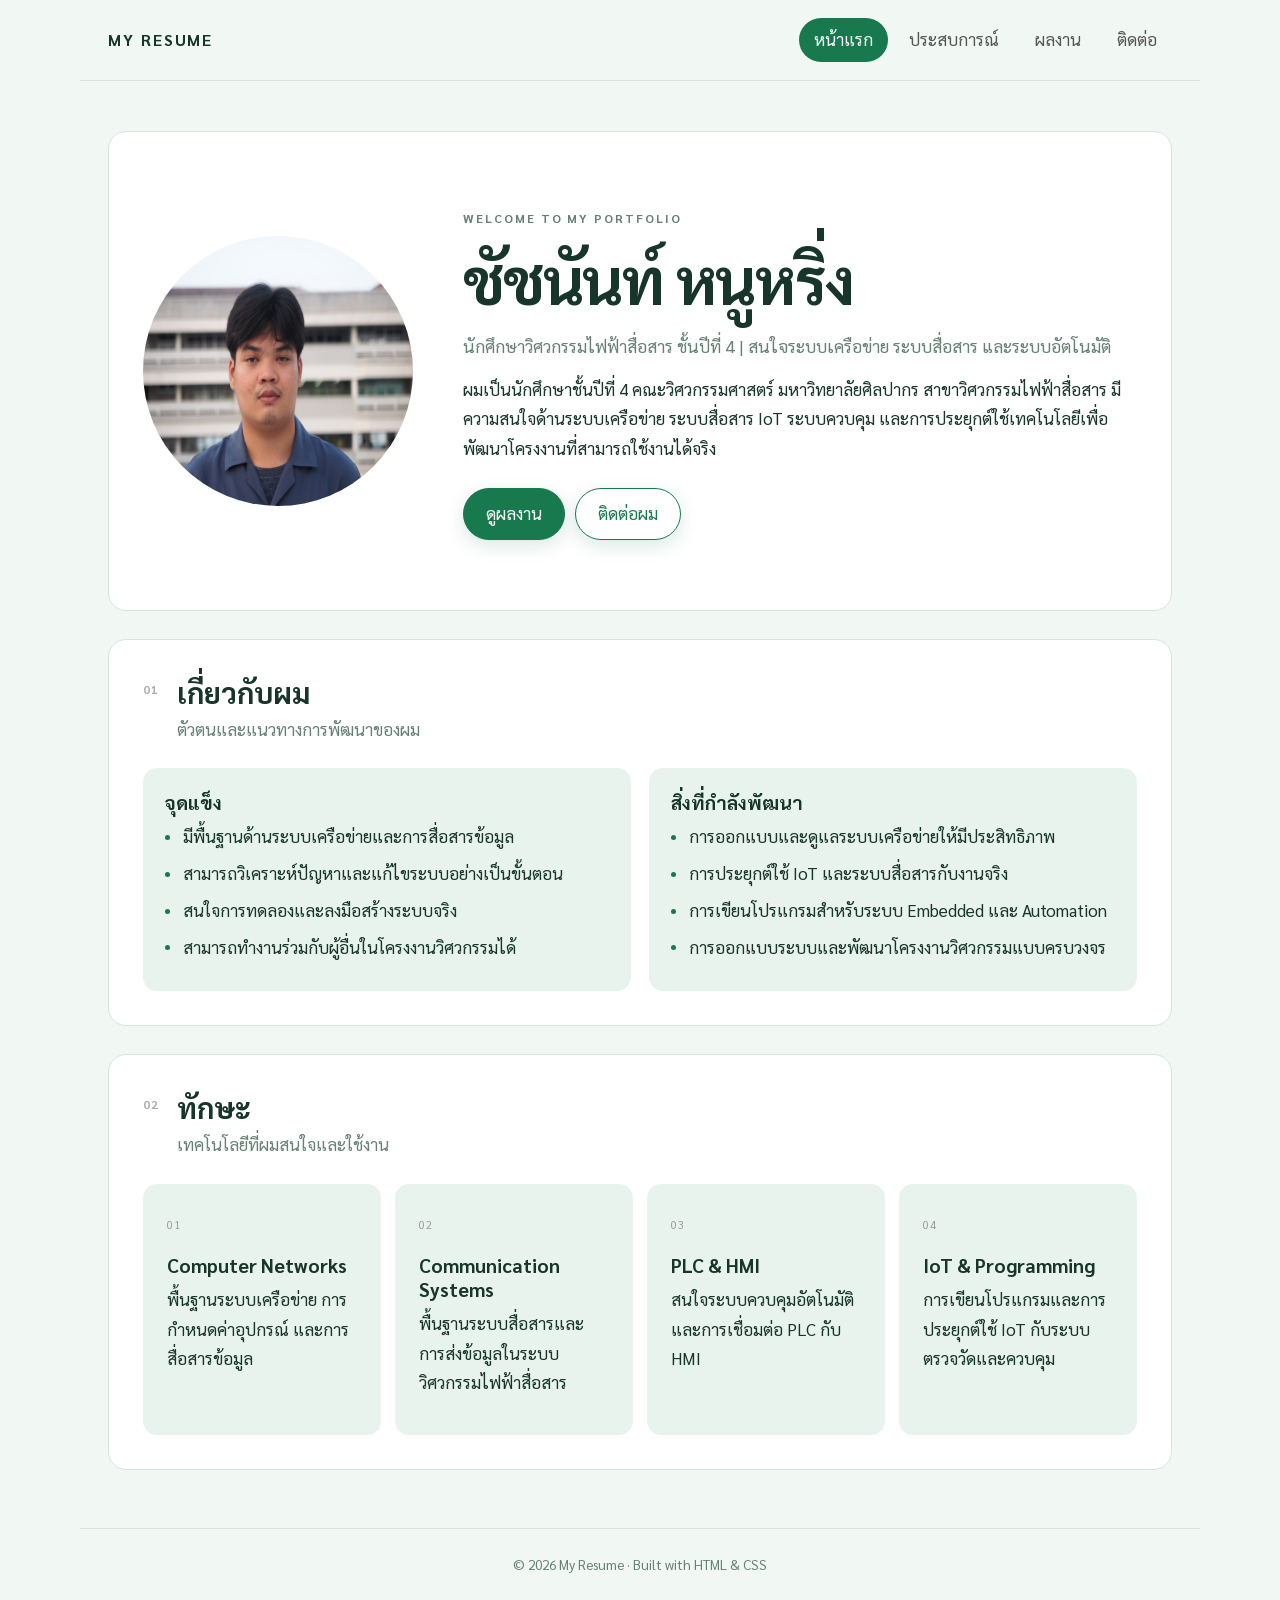
<file: index.html>
<!DOCTYPE html>
<html lang="th">
<head>
  <meta charset="UTF-8">
  <meta name="viewport" content="width=device-width, initial-scale=1.0">
  <title>หน้าแรก | My Resume</title>
  <link rel="preconnect" href="https://fonts.googleapis.com">
  <link href="https://fonts.googleapis.com/css2?family=Sarabun:wght@400;500;600;700&display=swap" rel="stylesheet">
  <link rel="stylesheet" href="style.css">
</head>
<body>
<header class="site-header">
  <a href="index.html" class="logo">MY RESUME</a>
  <nav class="site-nav" aria-label="เมนูหลัก">
    <ul>
      <li><a href="index.html" class="active">หน้าแรก</a></li>
      <li><a href="experience.html">ประสบการณ์</a></li>
      <li><a href="projects.html">ผลงาน</a></li>
      <li><a href="contact.html">ติดต่อ</a></li>
    </ul>
  </nav>
</header>

<main>
  <section class="hero">
    <img src="images/profile.jpg" alt="รูปโปรไฟล์" class="avatar">
    <div class="hero-text">
      <span class="eyebrow">WELCOME TO MY PORTFOLIO</span>
      <h1>ชัชนันท์ หนูหริ่ง </h1>
      <p class="tagline">นักศึกษาวิศวกรรมไฟฟ้าสื่อสาร ชั้นปีที่ 4 | สนใจระบบเครือข่าย ระบบสื่อสาร และระบบอัตโนมัติ</p>
      <p>ผมเป็นนักศึกษาชั้นปีที่ 4 คณะวิศวกรรมศาสตร์ มหาวิทยาลัยศิลปากร สาขาวิศวกรรมไฟฟ้าสื่อสาร มีความสนใจด้านระบบเครือข่าย ระบบสื่อสาร IoT ระบบควบคุม และการประยุกต์ใช้เทคโนโลยีเพื่อพัฒนาโครงงานที่สามารถใช้งานได้จริง</p>
      <div class="hero-actions">
        <a href="projects.html" class="btn">ดูผลงาน</a>
        <a href="contact.html" class="btn btn-outline">ติดต่อผม</a>
      </div>
    </div>
  </section>

  <section class="about">
    <div class="section-heading">
      <span class="section-number">01</span>
      <div><h2>เกี่ยวกับผม</h2><p>ตัวตนและแนวทางการพัฒนาของผม</p></div>
    </div>
    <div class="two-col">
      <div class="info-card">
        <h3>จุดแข็ง</h3>
        <ul>
          <li>มีพื้นฐานด้านระบบเครือข่ายและการสื่อสารข้อมูล</li>
          <li>สามารถวิเคราะห์ปัญหาและแก้ไขระบบอย่างเป็นขั้นตอน</li>
          <li>สนใจการทดลองและลงมือสร้างระบบจริง</li>
          <li>สามารถทำงานร่วมกับผู้อื่นในโครงงานวิศวกรรมได้</li>
        </ul>
      </div>
      <div class="info-card">
        <h3>สิ่งที่กำลังพัฒนา</h3>
        <ul>
          <li>การออกแบบและดูแลระบบเครือข่ายให้มีประสิทธิภาพ</li>
          <li>การประยุกต์ใช้ IoT และระบบสื่อสารกับงานจริง</li>
          <li>การเขียนโปรแกรมสำหรับระบบ Embedded และ Automation</li>
          <li>การออกแบบระบบและพัฒนาโครงงานวิศวกรรมแบบครบวงจร</li>
        </ul>
      </div>
    </div>
  </section>

  <section class="skills">
    <div class="section-heading">
      <span class="section-number">02</span>
      <div><h2>ทักษะ</h2><p>เทคโนโลยีที่ผมสนใจและใช้งาน</p></div>
    </div>
    <div class="skill-grid">
      <div class="skill-card"><span class="skill-icon">01</span><h3>Computer Networks</h3><p>พื้นฐานระบบเครือข่าย การกำหนดค่าอุปกรณ์ และการสื่อสารข้อมูล</p></div>
      <div class="skill-card"><span class="skill-icon">02</span><h3>Communication Systems</h3><p>พื้นฐานระบบสื่อสารและการส่งข้อมูลในระบบวิศวกรรมไฟฟ้าสื่อสาร</p></div>
      <div class="skill-card"><span class="skill-icon">03</span><h3>PLC & HMI</h3><p>สนใจระบบควบคุมอัตโนมัติและการเชื่อมต่อ PLC กับ HMI</p></div>
      <div class="skill-card"><span class="skill-icon">04</span><h3>IoT & Programming</h3><p>การเขียนโปรแกรมและการประยุกต์ใช้ IoT กับระบบตรวจวัดและควบคุม</p></div>
    </div>
  </section>
</main>

<footer class="site-footer"><p>© 2026 My Resume · Built with HTML & CSS</p></footer>
<script src="script.js"></script>
</body>
</html>
</file>
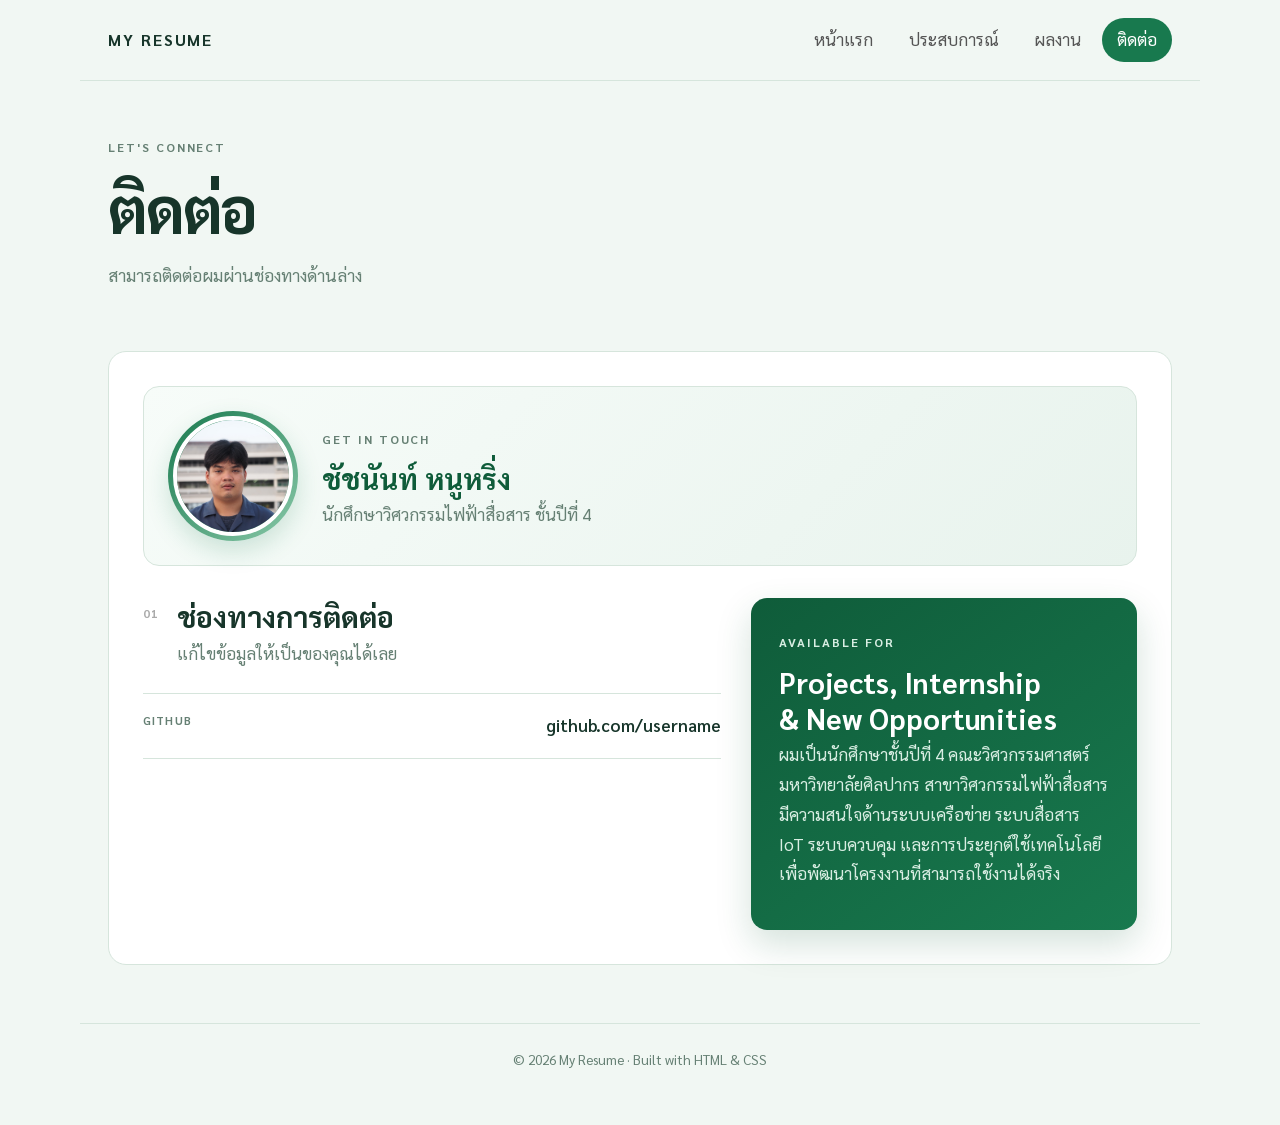
<file: contact.html>
<!DOCTYPE html>
<html lang="th">
<head>
  <meta charset="UTF-8">
  <meta name="viewport" content="width=device-width, initial-scale=1.0">
  <title>ติดต่อ | My Resume</title>
  <link rel="preconnect" href="https://fonts.googleapis.com">
  <link href="https://fonts.googleapis.com/css2?family=Sarabun:wght@400;500;600;700&display=swap" rel="stylesheet">
  <link rel="stylesheet" href="style.css">
</head>
<body>
<header class="site-header">
  <a href="index.html" class="logo">MY RESUME</a>
  <nav class="site-nav"><ul>
    <li><a href="index.html">หน้าแรก</a></li>
    <li><a href="experience.html">ประสบการณ์</a></li>
    <li><a href="projects.html">ผลงาน</a></li>
    <li><a href="contact.html" class="active">ติดต่อ</a></li>
  </ul></nav>
</header>

<main>
  <section class="page-head">
    <span class="eyebrow">LET'S CONNECT</span>
    <h1>ติดต่อ</h1>
    <p class="tagline">สามารถติดต่อผมผ่านช่องทางด้านล่าง</p>
  </section>

  <section class="contact-layout">
    <div class="contact-profile">
      <div class="contact-photo-wrap">
        <img src="images/profile.jpg" alt="รูปโปรไฟล์" class="contact-photo">
      </div>
      <div class="contact-profile-text">
        <span class="eyebrow">GET IN TOUCH</span>
        <h2>ชัชนันท์ หนูหริ่ง</h2>
        <p>นักศึกษาวิศวกรรมไฟฟ้าสื่อสาร ชั้นปีที่ 4</p>
      </div>
    </div>
    <div>
      <div class="section-heading"><span class="section-number">01</span><div><h2>ช่องทางการติดต่อ</h2><p>แก้ไขข้อมูลให้เป็นของคุณได้เลย</p></div></div>
      <ul class="contact-list">
        <li><span class="label">GITHUB</span><a href="#" target="_blank" rel="noopener">github.com/username</a></li>
      </ul>
    </div>
    <div class="contact-note">
      <span class="eyebrow">AVAILABLE FOR</span>
      <h2>Projects, Internship<br>& New Opportunities</h2>
      <p>ผมเป็นนักศึกษาชั้นปีที่ 4 คณะวิศวกรรมศาสตร์ มหาวิทยาลัยศิลปากร สาขาวิศวกรรมไฟฟ้าสื่อสาร มีความสนใจด้านระบบเครือข่าย ระบบสื่อสาร IoT ระบบควบคุม และการประยุกต์ใช้เทคโนโลยีเพื่อพัฒนาโครงงานที่สามารถใช้งานได้จริง</p>
    </div>
  </section>
</main>
<footer class="site-footer"><p>© 2026 My Resume · Built with HTML & CSS</p></footer>
<script src="script.js"></script>
</body>
</html>
</file>
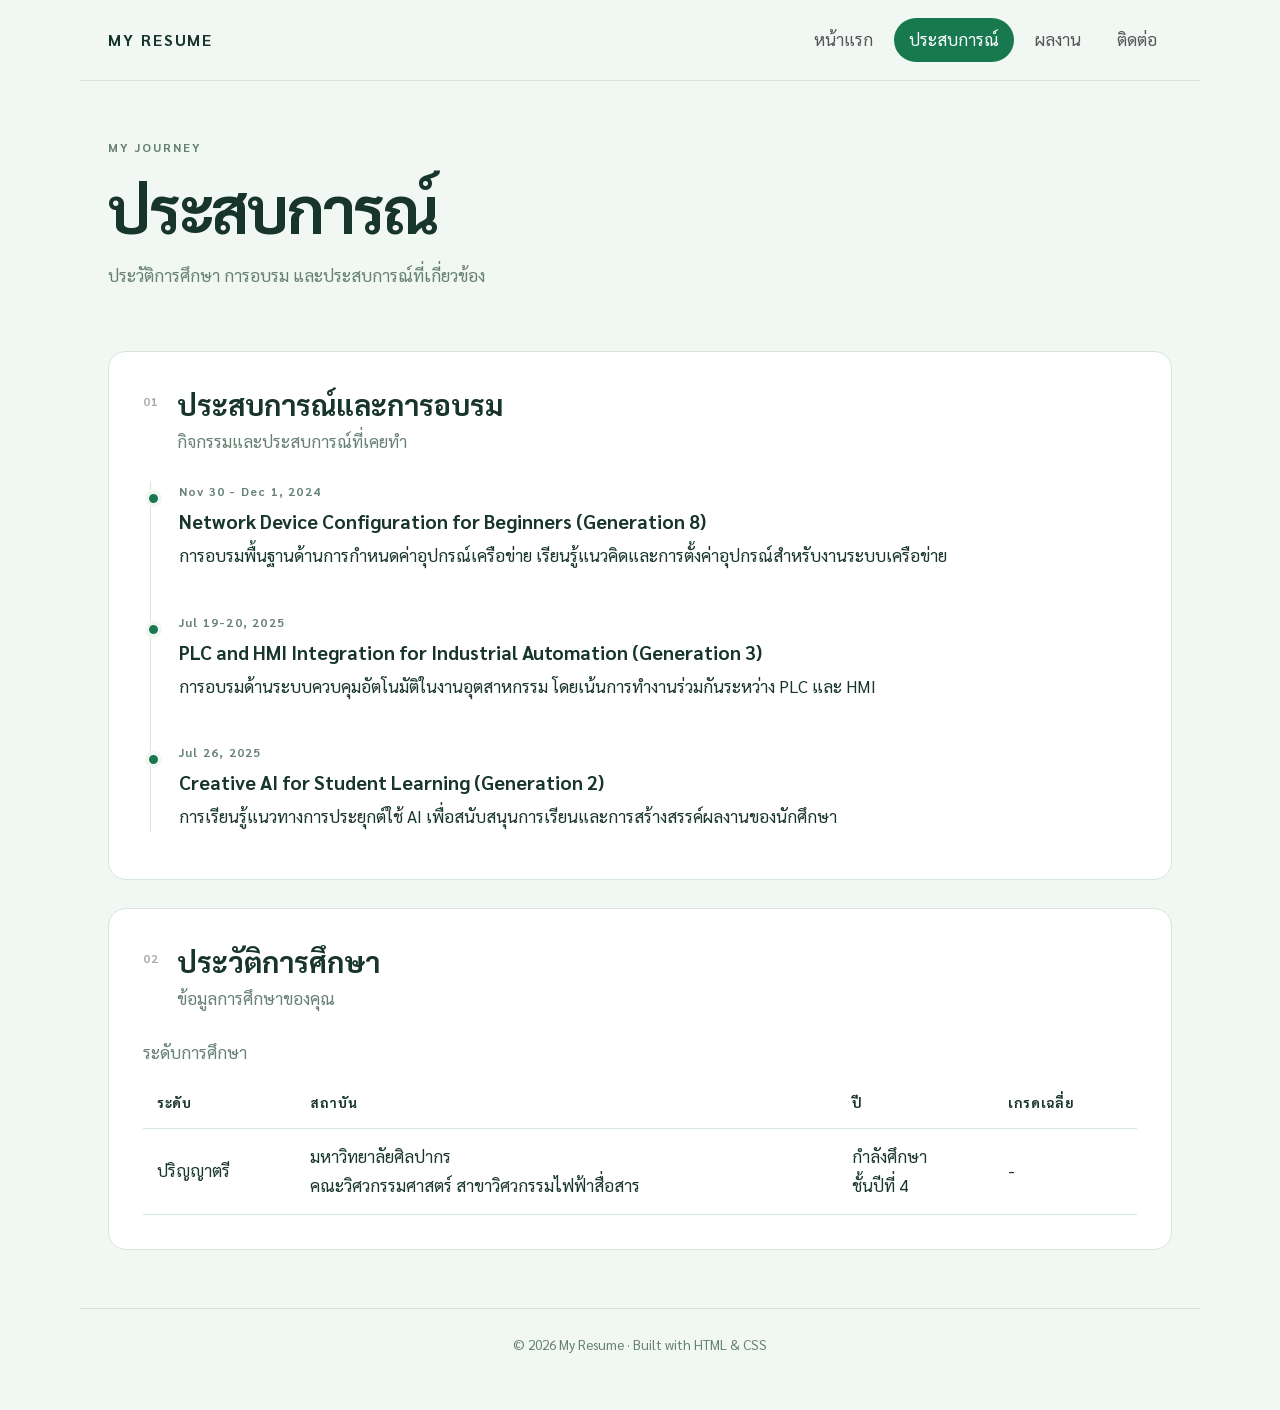
<file: experience.html>
<!DOCTYPE html>
<html lang="th">
<head>
  <meta charset="UTF-8">
  <meta name="viewport" content="width=device-width, initial-scale=1.0">
  <title>ประสบการณ์ | My Resume</title>
  <link rel="preconnect" href="https://fonts.googleapis.com">
  <link href="https://fonts.googleapis.com/css2?family=Sarabun:wght@400;500;600;700&display=swap" rel="stylesheet">
  <link rel="stylesheet" href="style.css">
</head>
<body>
<header class="site-header">
  <a href="index.html" class="logo">MY RESUME</a>
  <nav class="site-nav"><ul>
    <li><a href="index.html">หน้าแรก</a></li>
    <li><a href="experience.html" class="active">ประสบการณ์</a></li>
    <li><a href="projects.html">ผลงาน</a></li>
    <li><a href="contact.html">ติดต่อ</a></li>
  </ul></nav>
</header>

<main>
  <section class="page-head">
    <span class="eyebrow">MY JOURNEY</span>
    <h1>ประสบการณ์</h1>
    <p class="tagline">ประวัติการศึกษา การอบรม และประสบการณ์ที่เกี่ยวข้อง</p>
  </section>

  <section>
    <div class="section-heading"><span class="section-number">01</span><div><h2>ประสบการณ์และการอบรม</h2><p>กิจกรรมและประสบการณ์ที่เคยทำ</p></div></div>
    <div class="timeline">
      <article class="timeline-item">
        <span class="period">Nov 30 - Dec 1, 2024</span>
        <h3>Network Device Configuration for Beginners (Generation 8)</h3>
        <p>การอบรมพื้นฐานด้านการกำหนดค่าอุปกรณ์เครือข่าย เรียนรู้แนวคิดและการตั้งค่าอุปกรณ์สำหรับงานระบบเครือข่าย</p>
      </article>
      <article class="timeline-item">
        <span class="period">Jul 19-20, 2025</span>
        <h3>PLC and HMI Integration for Industrial Automation (Generation 3)</h3>
        <p>การอบรมด้านระบบควบคุมอัตโนมัติในงานอุตสาหกรรม โดยเน้นการทำงานร่วมกันระหว่าง PLC และ HMI</p>
      </article>
      <article class="timeline-item">
        <span class="period">Jul 26, 2025</span>
        <h3>Creative AI for Student Learning (Generation 2)</h3>
        <p>การเรียนรู้แนวทางการประยุกต์ใช้ AI เพื่อสนับสนุนการเรียนและการสร้างสรรค์ผลงานของนักศึกษา</p>
      </article>
    </div>
  </section>

  <section>
    <div class="section-heading"><span class="section-number">02</span><div><h2>ประวัติการศึกษา</h2><p>ข้อมูลการศึกษาของคุณ</p></div></div>
    <div class="table-wrap">
      <table class="grade-table">
        <caption>ระดับการศึกษา</caption>
        <thead><tr><th>ระดับ</th><th>สถาบัน</th><th>ปี</th><th>เกรดเฉลี่ย</th></tr></thead>
        <tbody>
          <tr><td>ปริญญาตรี</td><td>มหาวิทยาลัยศิลปากร<br>คณะวิศวกรรมศาสตร์ สาขาวิศวกรรมไฟฟ้าสื่อสาร</td><td>กำลังศึกษา<br>ชั้นปีที่ 4</td><td>-</td></tr>
        </tbody>
      </table>
    </div>
  </section>
</main>
<footer class="site-footer"><p>© 2026 My Resume · Built with HTML & CSS</p></footer>
<script src="script.js"></script>
</body>
</html>
</file>
<file: style.css>
*{margin:0;padding:0;box-sizing:border-box}
:root{
 --bg:#f1f7f3;--surface:#ffffff;--text:#17352a;--muted:#668074;
 --line:#d6e5dc;--accent:#18794e;--soft:#e8f3ed;
 --green:#18794e;--green-dark:#0f5c3a;--green-light:#dff1e7;
 --max:1120px;--radius:18px;--gap:28px
}
html{scroll-behavior:smooth}
body{font-family:"Sarabun","Segoe UI",Tahoma,sans-serif;font-size:17px;line-height:1.75;color:var(--text);background:var(--bg)}
a{color:inherit;text-decoration:none}
ul{list-style:none}
.site-header{position:sticky;top:0;z-index:10;display:flex;justify-content:space-between;align-items:center;gap:20px;max-width:var(--max);margin:0 auto;padding:18px 28px;background:rgba(241,247,243,.94);backdrop-filter:blur(12px);border-bottom:1px solid var(--line)}
.logo{font-size:1rem;font-weight:700;letter-spacing:.12em}
.site-nav ul{display:flex;gap:6px;flex-wrap:wrap}
.site-nav a{display:block;padding:7px 15px;border-radius:999px;color:#555;transition:.2s}
.site-nav a:hover{background:var(--soft);color:var(--text)}
.site-nav a.active{background:var(--green);color:#fff}
main{max-width:var(--max);margin:auto;padding:50px 28px 30px}
section{background:var(--surface);border:1px solid var(--line);border-radius:var(--radius);padding:34px;margin-bottom:28px}
.hero{display:flex;align-items:center;gap:50px;min-height:480px;background:#fff}
.image-placeholder{display:flex;align-items:center;justify-content:center;background:#fff;border:1px dashed #bdbdb6;color:#9a9a93;text-align:center}
.avatar{width:270px;height:270px;min-width:270px;border-radius:50%;font-size:.9rem}
.hero-text{flex:1}
.eyebrow{display:inline-block;font-size:.76rem;font-weight:700;letter-spacing:.16em;color:var(--muted);margin-bottom:10px}
h1,h2,h3{line-height:1.25}
h1{font-size:clamp(2.2rem,5vw,4.4rem);letter-spacing:-.035em;margin-bottom:12px}
h2{font-size:1.8rem;margin-bottom:5px}
h3{font-size:1.2rem;margin-bottom:8px}
p{margin-bottom:13px}
.tagline{color:var(--muted);font-size:1.08rem}
.accent{font-weight:700}
.hero-actions{display:flex;gap:10px;flex-wrap:wrap;margin-top:24px}
.btn{display:inline-block;padding:10px 22px;border:1px solid var(--green);border-radius:999px;background:var(--green);color:#fff;transition:.2s;box-shadow:0 6px 18px rgba(24,121,78,.16)}
.btn:hover{transform:translateY(-2px);background:var(--green-dark)}
.btn-outline{background:transparent;color:var(--green)}
.btn-outline:hover{background:var(--green-light)}
.section-heading{display:flex;gap:18px;align-items:flex-start;margin-bottom:24px}
.section-number{font-size:.75rem;font-weight:700;letter-spacing:.1em;color:#aaa;padding-top:5px}
.section-heading p{color:var(--muted);margin:0}
.two-col{display:flex;gap:18px;flex-wrap:wrap}
.info-card{flex:1;min-width:260px;background:var(--soft);padding:22px;border-radius:14px}
.info-card li{position:relative;padding-left:18px;margin:7px 0}
.info-card li::before{content:"";position:absolute;left:0;top:.75em;width:5px;height:5px;border-radius:50%;background:var(--green)}
.skill-grid{display:grid;grid-template-columns:repeat(auto-fit,minmax(200px,1fr));gap:14px}
.skill-card{padding:24px;background:var(--soft);border-radius:14px;transition:.2s}
.skill-card:hover{transform:translateY(-4px)}
.skill-icon{font-size:.7rem;color:#999;letter-spacing:.1em}
.skill-card h3{margin-top:15px}
.page-head{background:transparent;border:0;padding:0 0 20px}
.page-head h1{font-size:clamp(2.4rem,5vw,4rem)}
.timeline{border-left:1px solid var(--line);margin-left:7px;padding-left:28px}
.timeline-item{position:relative;padding-bottom:28px}
.timeline-item:last-child{padding-bottom:0}
.timeline-item::before{content:"";position:absolute;left:-34px;top:9px;width:9px;height:9px;border-radius:50%;background:var(--green);border:4px solid var(--bg)}
.period,.project-no{font-size:.75rem;font-weight:700;letter-spacing:.1em;color:var(--muted);display:block;margin-bottom:7px}
.table-wrap{overflow-x:auto}
.grade-table{width:100%;border-collapse:collapse}
.grade-table caption{text-align:left;color:var(--muted);padding-bottom:10px}
.grade-table th,.grade-table td{padding:13px 14px;border-bottom:1px solid var(--line);text-align:left}
.grade-table th{font-size:.85rem;text-transform:uppercase;letter-spacing:.05em}
.project-grid{display:grid;grid-template-columns:repeat(auto-fit,minmax(280px,1fr));gap:20px}
.project-card{overflow:hidden;border:1px solid var(--line);border-radius:15px;background:#fff;transition:.25s}
.project-card:hover{transform:translateY(-5px);box-shadow:0 12px 35px rgba(0,0,0,.07)}
.project-image{height:190px}
.project-body{padding:22px}
.tech-list{display:flex;gap:6px;flex-wrap:wrap;margin:16px 0}
.tech-list li{padding:4px 11px;background:var(--soft);border-radius:999px;font-size:.78rem}
.project-links{display:flex;gap:18px;margin-top:18px}
.text-link{font-weight:700;border-bottom:1px solid var(--text)}
.contact-profile{grid-column:1/-1;display:flex;align-items:center;gap:24px;padding:24px;background:linear-gradient(135deg,#f7fcf9,#e8f3ed);border:1px solid var(--line);border-radius:16px;margin-bottom:2px}
.contact-photo-wrap{width:130px;height:130px;min-width:130px;padding:5px;border-radius:50%;background:linear-gradient(135deg,var(--green),#8ac9a9);box-shadow:0 10px 25px rgba(24,121,78,.18)}
.contact-photo{width:100%;height:100%;display:block;object-fit:cover;border-radius:50%;border:4px solid #fff}
.contact-profile-text h2{color:var(--green-dark);margin-bottom:4px}
.contact-profile-text p{color:var(--muted);margin:0}
.contact-layout{display:grid;grid-template-columns:1.2fr .8fr;gap:30px}
.contact-list{border-top:1px solid var(--line)}
.contact-list li{display:flex;justify-content:space-between;gap:20px;padding:17px 0;border-bottom:1px solid var(--line)}
.contact-list .label{font-size:.72rem;letter-spacing:.1em;font-weight:700;color:var(--muted)}
.contact-list a{font-weight:600}
.contact-note{padding:28px;background:linear-gradient(145deg,var(--green-dark),var(--green));color:#fff;border-radius:16px;box-shadow:0 14px 35px rgba(15,92,58,.18)}
.contact-note .eyebrow,.contact-note p{color:#d9eee3}
.site-footer{max-width:var(--max);margin:auto;padding:24px 28px 40px;color:var(--muted);font-size:.85rem;text-align:center;border-top:1px solid var(--line)}
@media(max-width:760px){
 .site-header{position:static;padding:15px 18px;align-items:flex-start;flex-direction:column}
 .site-nav{width:100%}.site-nav ul{justify-content:flex-start}
 main{padding:28px 16px}
 section{padding:24px;margin-bottom:18px}
 .hero{flex-direction:column;align-items:flex-start;gap:28px;min-height:0}
 .avatar{width:190px;height:190px;min-width:190px;align-self:center}
 .contact-layout{grid-template-columns:1fr}
 .contact-list li{flex-direction:column;gap:3px}
}
</file>
